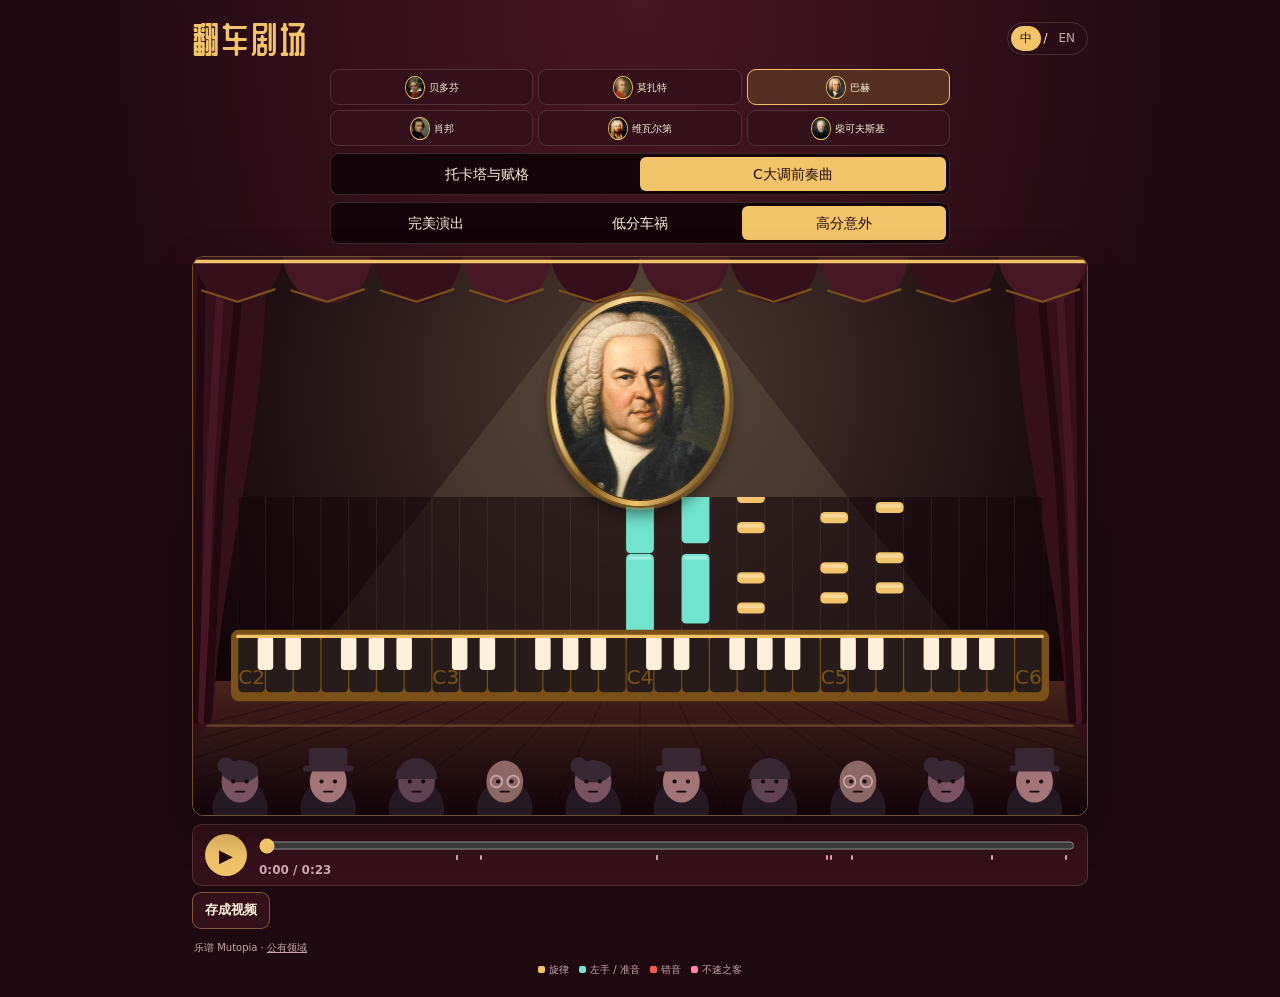
<file: theater.html>
<!doctype html>
<html lang="zh-CN">
<head>
  <meta charset="utf-8">
  <meta name="viewport" content="width=device-width,initial-scale=1">
  <meta name="theme-color" content="#1f0810">
  <title>翻车剧场</title>
  <link rel="stylesheet" href="fonts/fonts.css">
  <style>
    :root{color-scheme:dark;--curtain:#1f0810;--velvet:#34101a;--brass:#f2c46a;--cream:#fff0db;--muted:#c9a7ae;--you:#72e3cf;--rival:#ff86a8;--low:#ff5b4d;--line:#fff0db26;--display:"TO Display","PingFang SC","Microsoft YaHei",sans-serif;--body:"PingFang SC","Microsoft YaHei",system-ui,sans-serif}
    *{box-sizing:border-box}[hidden]{display:none!important}body{margin:0;color:var(--cream);font:15px/1.4 var(--body);background:radial-gradient(ellipse at 50% 0%,#461724,transparent 65%),var(--curtain)}button,input{font:inherit}button{color:inherit;cursor:pointer}button:disabled{opacity:.5;cursor:wait}:focus-visible{outline:2px solid var(--you);outline-offset:3px}
    .wrap{width:100%;max-width:920px;margin:auto;padding:12px 12px 20px}.top{display:flex;align-items:center;justify-content:space-between;gap:10px;margin-bottom:10px}h1{font:400 clamp(25px,6.5vw,36px)/1.15 var(--display);letter-spacing:.03em;color:var(--brass);margin:0}.lang-toggle{display:flex;align-items:center;gap:2px;border:1px solid var(--line);border-radius:999px;padding:3px;flex-shrink:0;font-size:12px}.lang-toggle button{border:0;background:transparent;color:var(--muted);padding:4px 9px;border-radius:999px}.lang-toggle button[aria-pressed=true]{color:var(--curtain);background:var(--brass)}
    .selector{display:grid;gap:7px;margin-bottom:10px}.maestros{display:flex;gap:8px}.maestro{display:flex;align-items:center;justify-content:center;gap:8px;flex:1;padding:3px 12px;border:1px solid var(--line);background:var(--velvet);border-radius:999px;font-size:14px;min-height:36px}.maestro img{width:25px;height:29px;object-fit:cover;border-radius:50%;border:1px solid var(--brass)}.maestro[aria-pressed=true]{border-color:var(--brass);background:#543022}.choices{display:grid;grid-template-columns:1fr 1fr 1fr;border:1px solid var(--line);border-radius:9px;padding:3px;background:#14040a}.choices button{border:0;background:transparent;border-radius:6px;padding:8px 3px;font-size:12px;line-height:1.1;min-height:34px}.choices button[aria-pressed=true]{background:var(--brass);color:var(--curtain)}
    .transport{margin-top:8px;display:grid;grid-template-columns:auto minmax(0,1fr);gap:12px;align-items:center;padding:8px 12px;border:1px solid var(--line);border-radius:10px;background:var(--velvet)}.play{width:42px;height:42px;border:0;border-radius:50%;background:var(--brass);color:var(--curtain);font-size:18px;padding:0}.timeline{position:relative;min-width:0}.timeline input{display:block;width:100%;height:25px;margin:0;accent-color:var(--brass);cursor:pointer}.ticks{position:absolute;left:7px;right:7px;top:22px;height:5px;pointer-events:none}.ticks i{position:absolute;width:2px;height:5px;background:var(--muted);border-radius:2px}.ticks i.accident{background:var(--rival)}.ticks i.mistake{background:var(--low)}.time{font:700 12px system-ui;font-variant-numeric:tabular-nums;color:var(--muted);margin-top:5px}.slow{border:1px solid var(--line);border-radius:8px;background:#0005;font-size:13px;padding:8px}.slow[aria-pressed=true]{color:var(--brass);border-color:var(--brass)}.legend{display:flex;justify-content:center;gap:10px;flex-wrap:wrap;color:var(--muted);font-size:10px;margin:8px 0 0}.legend span::before{content:"";display:inline-block;width:7px;height:7px;background:var(--c);border-radius:2px;margin-right:4px}.status{font-size:12px;margin:8px 0;color:var(--brass)}.sr-only{position:absolute;width:1px;height:1px;overflow:hidden;clip-path:inset(50%)}
    .maestros{display:grid;grid-template-columns:repeat(3,minmax(0,1fr));gap:5px}.maestro{min-width:0;border-radius:9px;gap:4px;padding:5px 3px;font-size:10px;flex-wrap:wrap;line-height:1.1}.maestro img{width:20px;height:23px}.maestro span{white-space:nowrap}.maestro small{flex-basis:100%;font-size:9px;color:var(--muted)}.choices button small{display:block;font-size:9px;margin-top:3px;color:var(--muted)}.pieces{grid-template-columns:repeat(2,minmax(0,1fr))}.choices button{min-width:0}.choices button span{display:block}.credits{font-size:10px;line-height:1.4;color:var(--muted);margin:6px 2px;white-space:nowrap;overflow:hidden;text-overflow:ellipsis}.credits a{color:var(--muted)}
    @media(min-width:601px){.wrap{padding-top:18px}.choices button{font-size:14px}.selector{max-width:620px;margin:0 auto 12px}}
  </style>
</head>
<body>
  <main class="wrap">
    <header class="top"><h1 id="title">翻车剧场</h1><div class="lang-toggle" aria-label="Language"><button id="lang-zh" aria-pressed="true">中</button><span>/</span><button id="lang-en" aria-pressed="false">EN</button></div></header>
    <section class="selector" aria-label="选择演出"><div id="maestros" class="maestros"></div><div id="pieces" class="pieces choices"></div><div id="choices" class="choices"></div></section>
    <div id="theater-stage"></div>
    <div class="transport" role="group" aria-label="播放控制">
      <button id="play" class="play" aria-label="播放" disabled>▶</button>
      <div class="timeline"><input id="seek" type="range" min="0" max="24" step="0.001" value="0" aria-label="演出进度"><div id="ticks" class="ticks"></div><div id="time" class="time">0:00 / 0:24</div></div>
    </div>
    <div id="video-tools"></div>
    <p id="credits" class="credits" hidden></p>
    <div class="legend"><span id="legend-rh" style="--c:var(--brass)">旋律</span><span id="legend-lh" style="--c:var(--you)">左手 / 准音</span><span id="legend-wrong" style="--c:var(--low)">错音</span><span id="legend-guest" style="--c:var(--rival)">不速之客</span></div>
    <p id="status" class="status" role="status" hidden>正在布置舞台…</p>
    <noscript>请启用 JavaScript 观看演出。Enable JavaScript to view the theater.</noscript>
  </main>
  <script src="maestros.js" defer></script>
  <script src="theater-v2.js" defer></script>
  <script src="theater-video-model.js" defer></script>
  <script src="theater.js" defer></script>
  <script src="theater-video.js" defer></script>
  <script src="theater-page.js" defer></script>
</body>
</html>
</file>
<file: fonts/fonts.css>
@font-face { font-family: "TO Display"; font-weight: 400; font-style: normal; font-display: swap; src: url([data-uri]) format("woff2"); }
@font-face { font-family: "TO Digits"; font-weight: 700; font-style: normal; font-display: swap; src: url([data-uri]) format("woff2"); }
@font-face { font-family: "TO Digits"; font-weight: 900; font-style: normal; font-display: swap; src: url([data-uri]) format("woff2"); }
</file>
